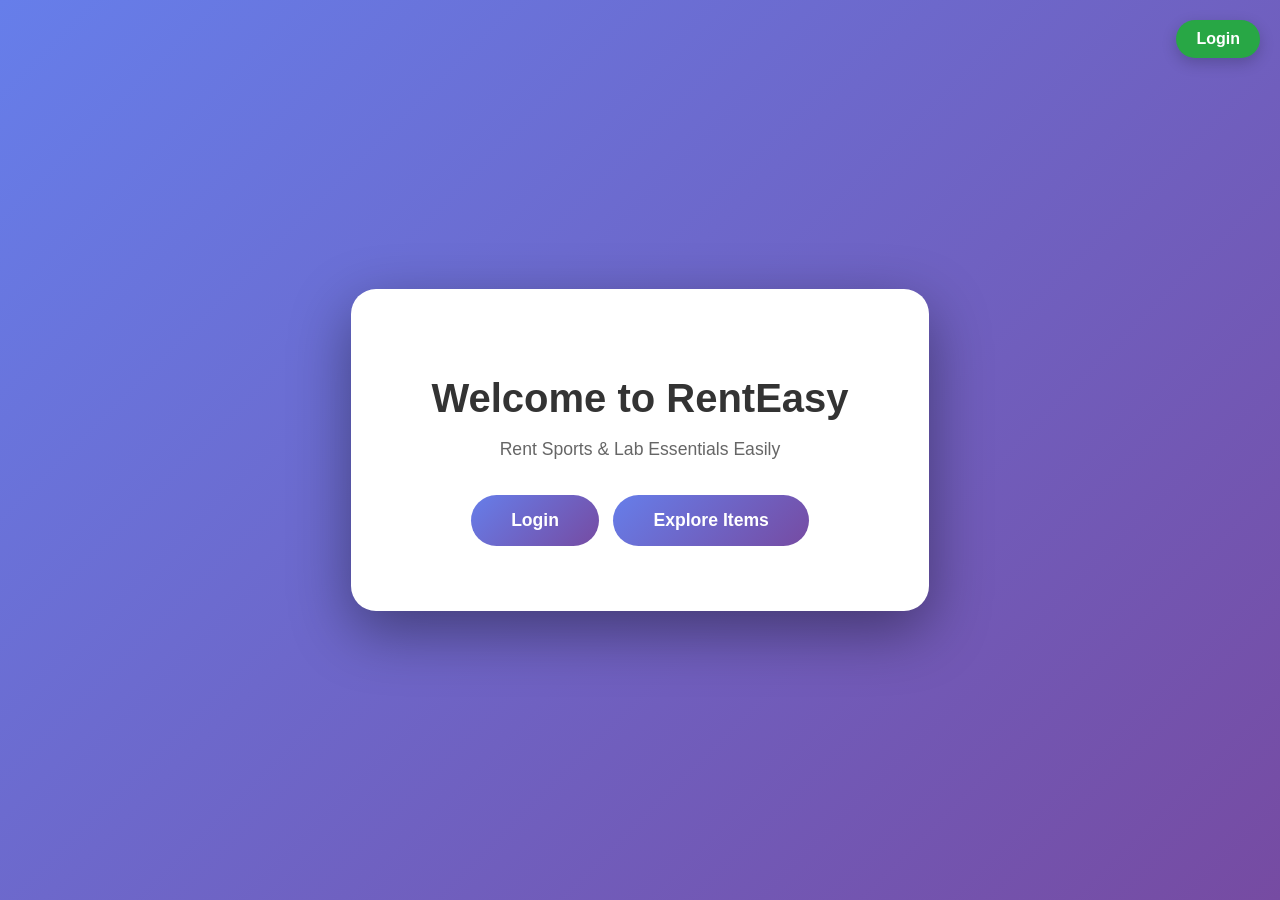
<file: index.html>
<!DOCTYPE html>
<html>
<head>
    <title>RentEasy</title>
    <link rel="stylesheet" href="style.css">
</head>
<body class="home-page">

<a href="login.html" class="login-home-btn">Login</a>

<div class="home-container">
    <h1>Welcome to RentEasy</h1>
    <p>Rent Sports & Lab Essentials Easily</p>


<button onclick="goToLogin()">Login</button>
    <button onclick="checkAndGoToItems()">Explore Items</button>
</div>

<script src="script.js"></script>
</body>
</html>
</file>
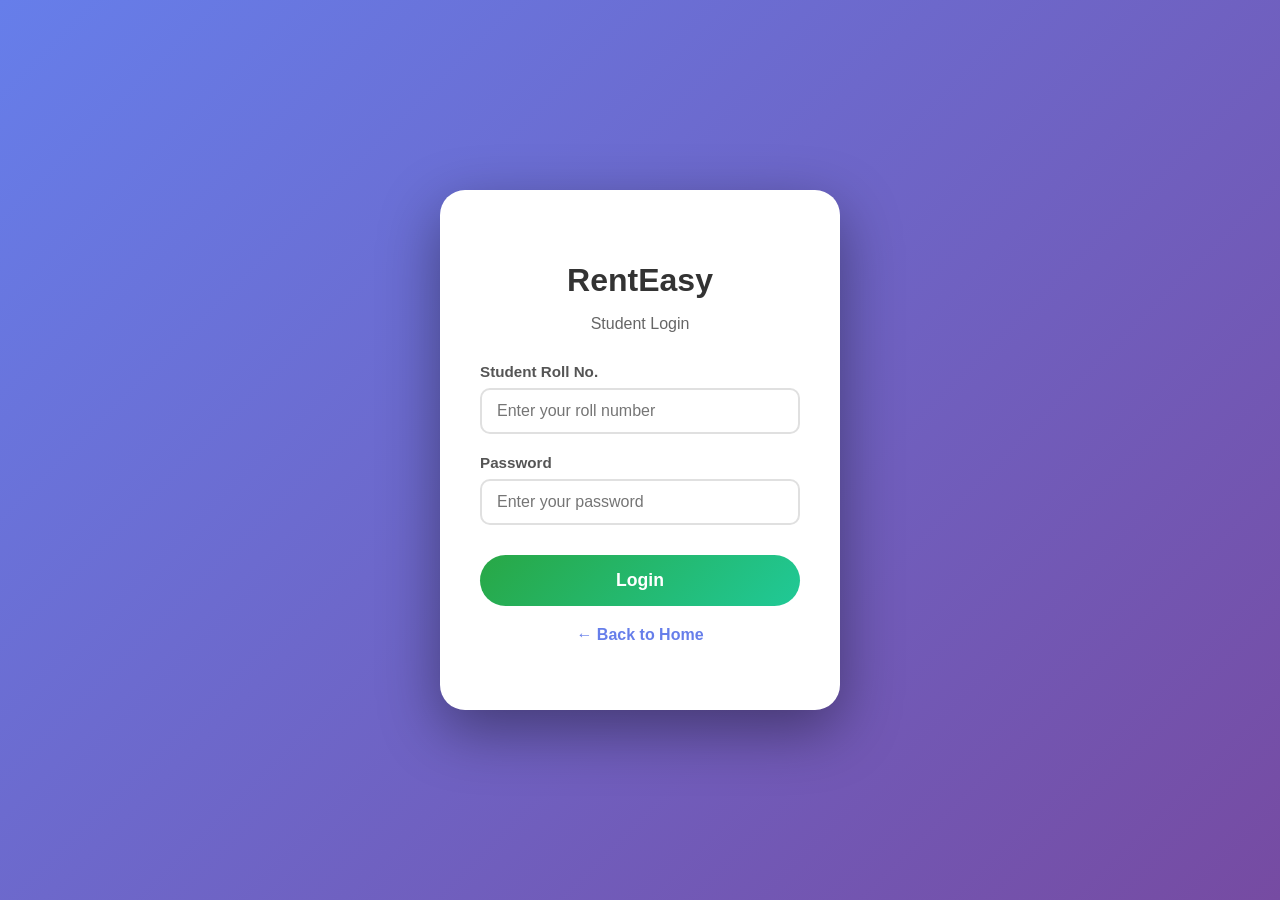
<file: booking.html>
<!DOCTYPE html>
<html>
<head>
    <title>Booking</title>
    <link rel="stylesheet" href="style.css">
</head>
<body class="booking-page">

<a href="items.html" class="back-btn">← Back</a>
<button class="logout-btn" onclick="logout()">Logout</button>

<div class="booking-box">

    <h2>Booking Details</h2>

    <div class="item-info">
        <p id="itemName"></p>
        <p id="itemPrice"></p>
    </div>

    <label for="customerName">Your Name</label>
    <input type="text" id="customerName" placeholder="Enter Your Name">

    <label for="bookingDate">Select Booking Date</label>
    <input type="date" id="bookingDate">

    <label for="days">Number of Days (Max 10 days)</label>
    <input type="number" id="days" placeholder="Enter number of days" min="1" max="10">

    <div id="timingsSection" style="display: none;">
        <label for="startTime">From Time</label>
        <input type="time" id="startTime">

        <label for="endTime">To Time</label>
        <input type="time" id="endTime">
    </div>

    <label for="paymentMethod">Payment Method</label>
    <select id="paymentMethod">
        <option value="">Select Payment Method</option>
        <option>UPI</option>
        <option>Credit Card</option>
        <option>Cash</option>
    </select>

    <button onclick="confirmBooking()">Confirm Booking</button>

    <p id="successMessage" class="success-message"></p>

</div>

<script src="script.js"></script>
<script>
    // Check login and hide/show logout button
    document.addEventListener("DOMContentLoaded", function() {
        const isLoggedIn = localStorage.getItem("isLoggedIn");
        const logoutBtn = document.querySelector(".logout-btn");
        
        if(!isLoggedIn){
            logoutBtn.style.display = "none";
            // Redirect to login if not logged in
            alert("Please login first to book an item!");
            window.location.href = "login.html";
        }
        
        // Also trigger toggleTimings on page load in case days is pre-filled (1-3)
        const daysInput = document.getElementById("days");
        if(daysInput && daysInput.value >= 1 && daysInput.value <= 3){
            document.getElementById("timingsSection").style.display = "block";
        }
    });
</script>
</body>
</html>
</file>
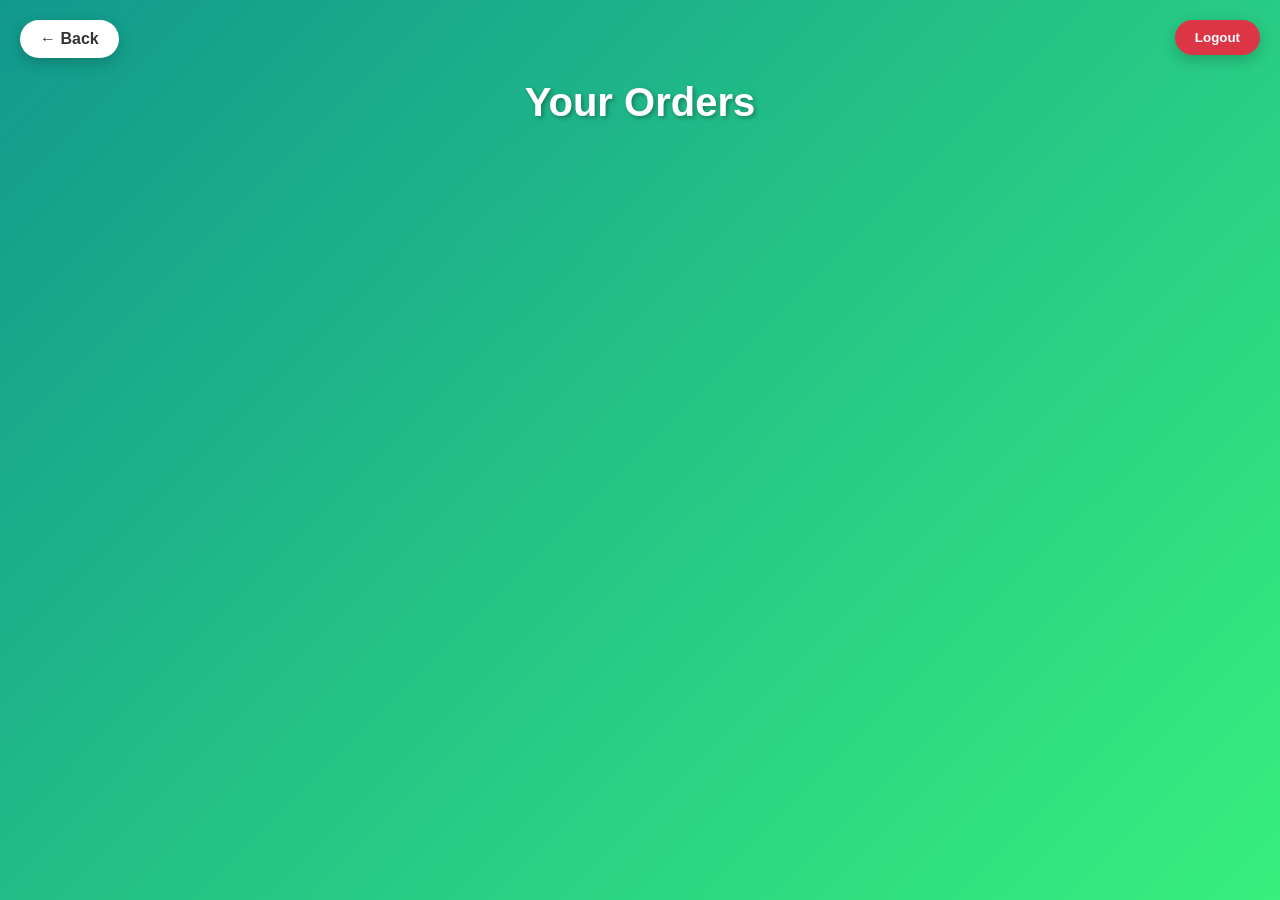
<file: bookings.html>
<!DOCTYPE html>
<html>
<head>
    <title>Your Orders</title>
    <link rel="stylesheet" href="style.css">
</head>
<body class="bookings-page">

<a href="index.html" class="back-btn">← Back</a>
<button class="logout-btn" onclick="logout()">Logout</button>

<h1 class="page-title">Your Orders</h1>

<div id="ordersContainer" class="bookings-list"></div>

<script src="script.js"></script>
</body>
</html>
</file>
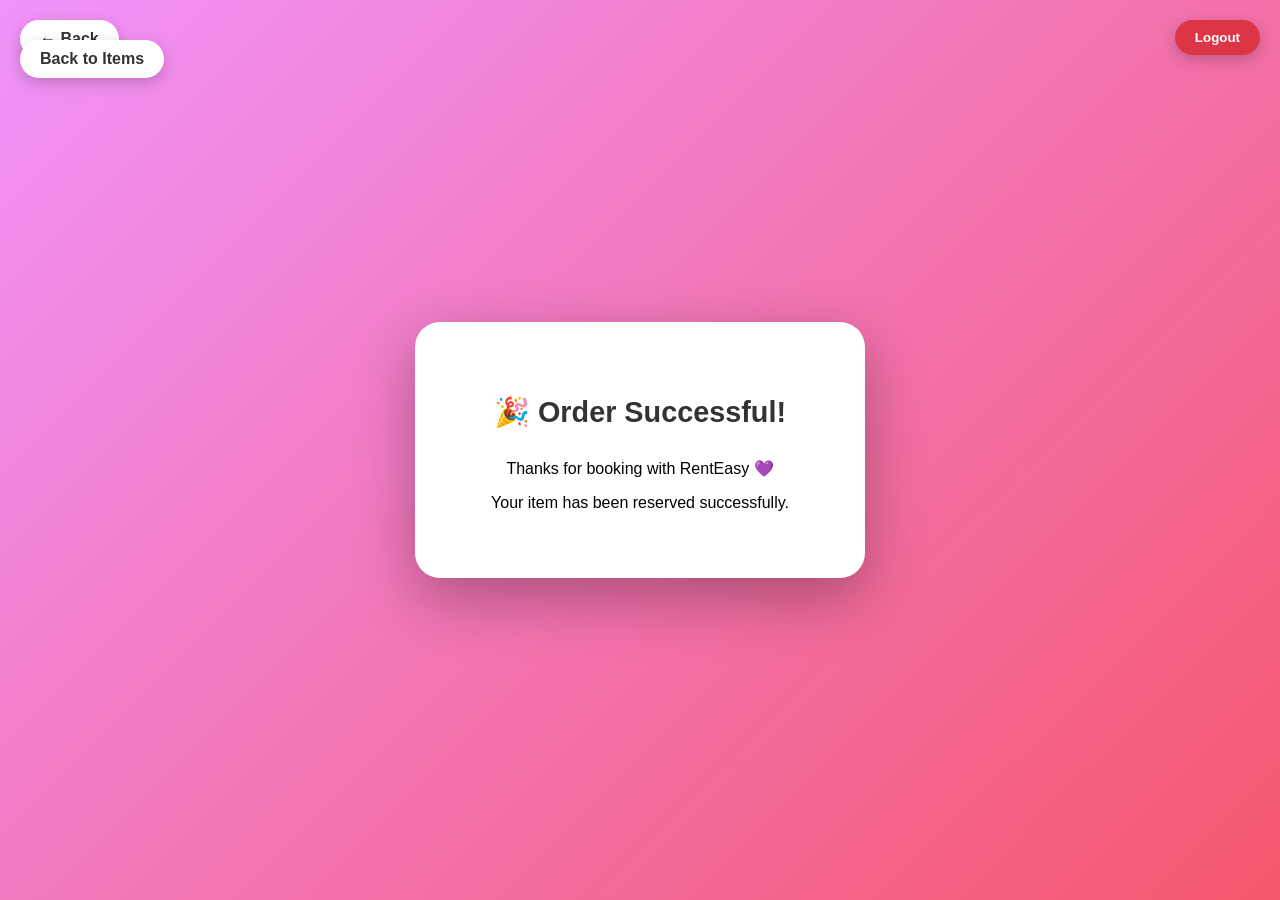
<file: confirmation.html>
<!DOCTYPE html>
<html>
<head>
    <title>Order Successful</title>
    <link rel="stylesheet" href="style.css">
</head>
<body class="booking-page">

<a href="index.html" class="back-btn">← Back</a>
<button class="logout-btn" onclick="logout()">Logout</button>

<div class="booking-box">

    <h2>🎉 Order Successful!</h2>
    <p>Thanks for booking with RentEasy 💜</p>
    <p>Your item has been reserved successfully.</p>

    <a href="items.html" class="back-btn" style="display:inline-block; margin-top:20px; text-decoration:none;">Back to Items</a>
</div>

</body>
</html>
</file>
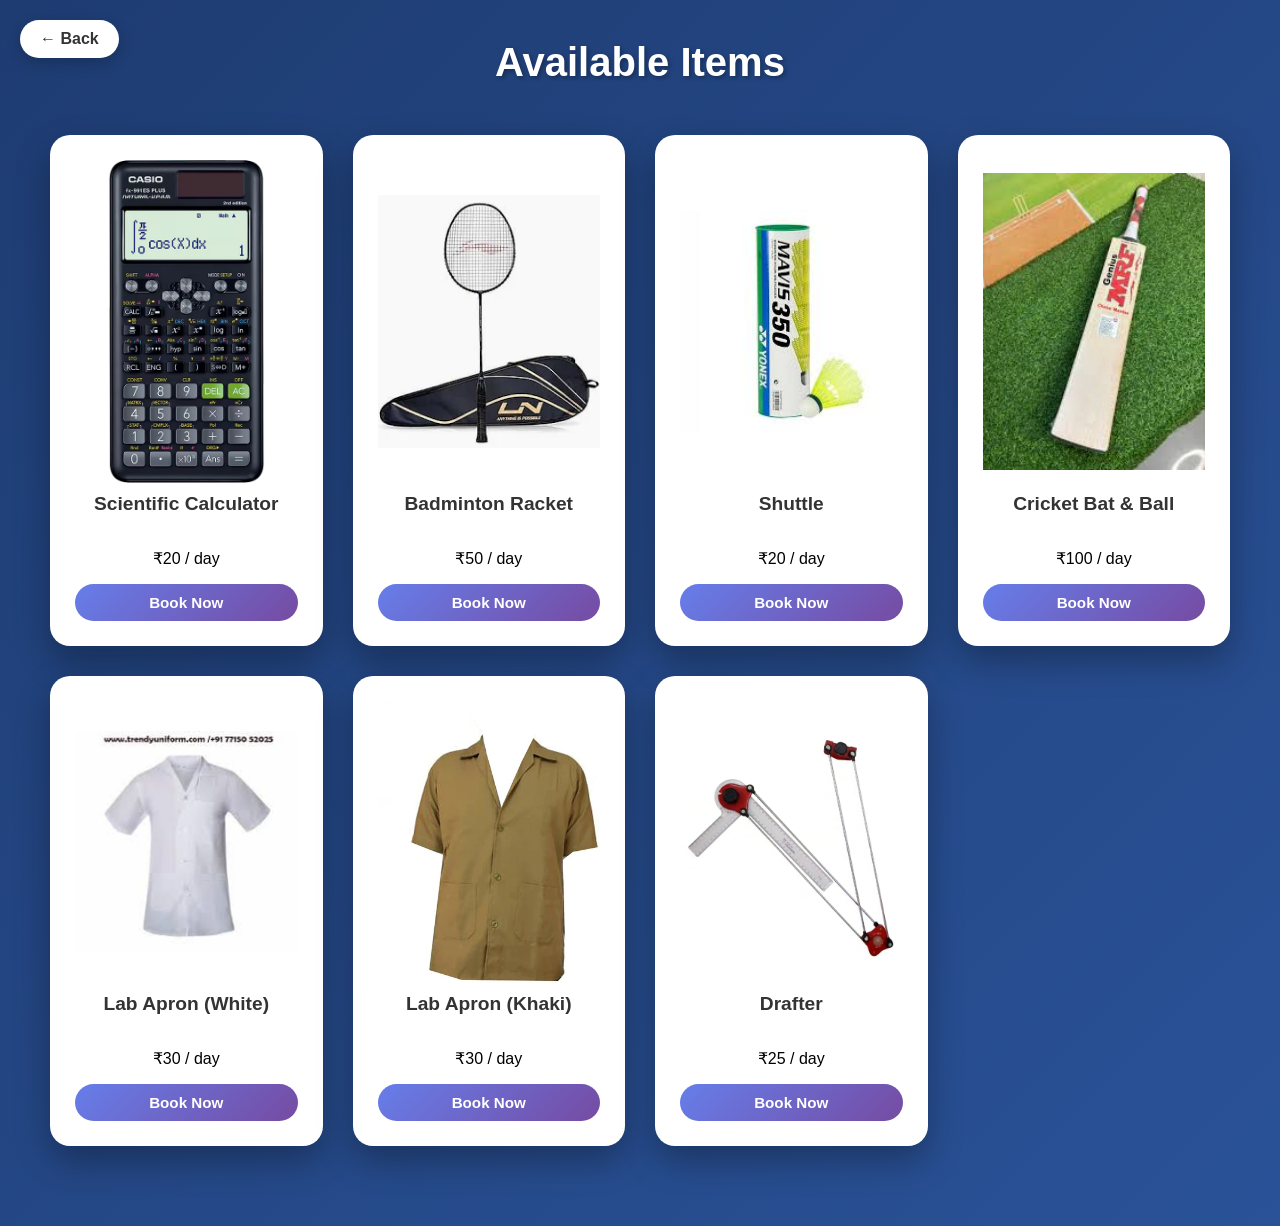
<file: items.html>
<!DOCTYPE html>
<html>
<head>
    <title>Available Items</title>
    <link rel="stylesheet" href="style.css">
</head>
<body class="items-page">

<a href="index.html" class="back-btn">← Back</a>
<button class="logout-btn" onclick="logout()">Logout</button>

<h1 class="page-title">Available Items</h1>

<div class="items-container">

    <div class="item-card">
        <img src="images/calculator.png">
        <h3>Scientific Calculator</h3>
        <p>₹20 / day</p>
        <button onclick="bookItem('Scientific Calculator',40)">Book Now</button>
    </div>

    <div class="item-card">
        <img src="images/racket.png">
        <h3>Badminton Racket</h3>
        <p>₹50 / day</p>
        <button onclick="bookItem('Badminton Racket',50)">Book Now</button>
    </div>

    <div class="item-card">
        <img src="images/shuttle.png">
        <h3>Shuttle</h3>
        <p>₹20 / day</p>
        <button onclick="bookItem('Shuttle',20)">Book Now</button>
    </div>

    <div class="item-card">
        <img src="images/bat.png">
        <h3>Cricket Bat & Ball</h3>
        <p>₹100 / day</p>
        <button onclick="bookItem('Cricket Bat & Ball',60)">Book Now</button>
    </div>

    <div class="item-card">
        <img src="images/white_apron.png">
        <h3>Lab Apron (White)</h3>
        <p>₹30 / day</p>
        <button onclick="bookItem('Lab Apron White',30)">Book Now</button>
    </div>

    <div class="item-card">
        <img src="images/khaki_apron.png">
        <h3>Lab Apron (Khaki)</h3>
        <p>₹30 / day</p>
        <button onclick="bookItem('Lab Apron Khaki',30)">Book Now</button>
    </div>

    <div class="item-card">
        <img src="images/drafter.png">
        <h3>Drafter</h3>
        <p>₹25 / day</p>
        <button onclick="bookItem('Drafter',35)">Book Now</button>
    </div>

<script src="script.js"></script>
<script>
    // Hide logout button if not logged in
    document.addEventListener("DOMContentLoaded", function() {
        const isLoggedIn = localStorage.getItem("isLoggedIn");
        const logoutBtn = document.querySelector(".logout-btn");
        
        if(!isLoggedIn){
            logoutBtn.style.display = "none";
        }
    });
</script>
</body>
</html>
</file>
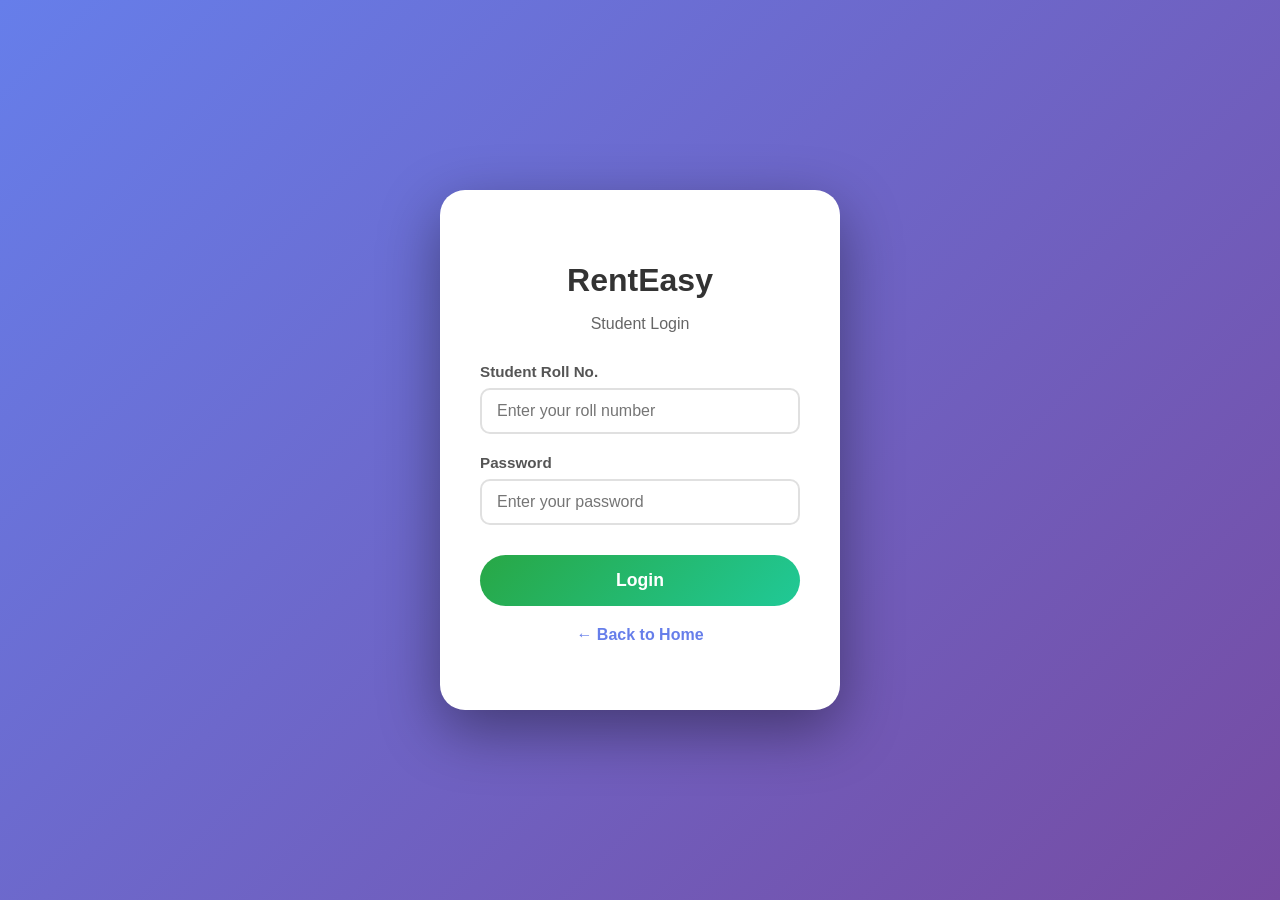
<file: login.html>
<!DOCTYPE html>
<html>
<head>
    <title>Login - RentEasy</title>
    <link rel="stylesheet" href="style.css">
</head>
<body class="login-page">

<div class="login-container">
    <div class="login-box">
        <h1>RentEasy</h1>
        <p class="subtitle">Student Login</p>
        
        <form id="loginForm" onsubmit="return validateLogin(event)">
            <div class="form-group">
                <label for="rollno">Student Roll No.</label>
                <input type="text" id="rollno" placeholder="Enter your roll number" required>
            </div>
            
            <div class="form-group">
                <label for="password">Password</label>
                <input type="password" id="password" placeholder="Enter your password" required>
            </div>
            
            <button type="submit" class="login-btn">Login</button>
        </form>
        
        <p class="back-link"><a href="index.html">← Back to Home</a></p>
    </div>

<script src="script.js"></script>
</body>
</html>
</file>
<file: style.css>
* {
    box-sizing: border-box;
}

body {
    margin: 0;
    font-family: 'Segoe UI', Tahoma, Geneva, Verdana, sans-serif;
    text-align: center;
}

/* LOGIN PAGE */
.login-page {
    height: 100vh;
    display: flex;
    justify-content: center;
    align-items: center;
    background: linear-gradient(135deg, #667eea 0%, #764ba2 100%);
}

.login-container {
    width: 100%;
    padding: 20px;
}

.login-box {
    background: white;
    padding: 50px 40px;
    border-radius: 25px;
    box-shadow: 0 20px 60px rgba(0, 0, 0, 0.4);
    max-width: 400px;
    margin: 0 auto;
    text-align: center;
}

.login-box h1 {
    color: #333;
    margin-bottom: 5px;
    font-size: 2rem;
}

.login-box .subtitle {
    color: #666;
    margin-bottom: 30px;
    font-size: 1rem;
}

.login-box .form-group {
    text-align: left;
    margin-bottom: 20px;
}

.login-box label {
    display: block;
    color: #555;
    font-weight: 600;
    margin-bottom: 8px;
    font-size: 0.95rem;
}

.login-box input {
    width: 100%;
    padding: 12px 15px;
    border-radius: 10px;
    border: 2px solid #e0e0e0;
    font-size: 1rem;
    transition: border-color 0.3s;
}

.login-box input:focus {
    outline: none;
    border-color: #667eea;
}

.login-box button {
    width: 100%;
    padding: 15px;
    background: linear-gradient(135deg, #667eea 0%, #764ba2 100%);
    color: white;
    border: none;
    border-radius: 50px;
    cursor: pointer;
    font-size: 1.1rem;
    font-weight: 600;
    transition: transform 0.2s, box-shadow 0.2s;
    margin-top: 10px;
}

.login-box button:hover {
    transform: translateY(-2px);
    box-shadow: 0 10px 30px rgba(102, 126, 234, 0.5);
}

.login-box .back-link {
    margin-top: 20px;
    color: #666;
}

.login-box .back-link a {
    color: #667eea;
    text-decoration: none;
    font-weight: 600;
}

.login-box .back-link a:hover {
    text-decoration: underline;
}

/* Green Login Button */
.login-btn {
    width: 100%;
    padding: 15px;
    background: linear-gradient(135deg, #28a745 0%, #20c997 100%) !important;
    color: white;
    border: none;
    border-radius: 50px;
    cursor: pointer;
    font-size: 1.1rem;
    font-weight: 600;
    transition: transform 0.2s, box-shadow 0.2s;
    margin-top: 10px;
}

.login-btn:hover {
    transform: translateY(-2px);
    box-shadow: 0 10px 30px rgba(40, 167, 69, 0.5);
}

/* HOME PAGE */
.home-page {
    height: 100vh;
    display: flex;
    justify-content: center;
    align-items: center;
    background: linear-gradient(135deg, #667eea 0%, #764ba2 100%);
}

.home-container {
    background: white;
    padding: 60px 80px;
    border-radius: 25px;
    box-shadow: 0 20px 60px rgba(0, 0, 0, 0.4);
    text-align: center;
}

.home-container h1 {
    color: #333;
    margin-bottom: 10px;
    font-size: 2.5rem;
}

.home-container p {
    color: #666;
    margin-bottom: 30px;
    font-size: 1.1rem;
}

.home-container button {
    padding: 15px 40px;
    background: linear-gradient(135deg, #667eea 0%, #764ba2 100%);
    color: white;
    border: none;
    border-radius: 50px;
    cursor: pointer;
    font-size: 1.1rem;
    font-weight: 600;
    transition: transform 0.3s, box-shadow 0.3s;
    margin: 5px;
}

.home-container button:hover {
    transform: translateY(-3px);
    box-shadow: 0 10px 30px rgba(102, 126, 234, 0.5);
}

/* ITEMS PAGE */
.items-page {
    background: linear-gradient(135deg, #1e3c72 0%, #2a5298 100%);
    min-height: 100vh;
    padding-bottom: 50px;
}

.page-title {
    padding-top: 40px;
    padding-bottom: 20px;
    color: white;
    font-size: 2.5rem;
    text-shadow: 2px 2px 4px rgba(0, 0, 0, 0.3);
    margin: 0;
}

.items-container {
    display: grid;
    grid-template-columns: repeat(auto-fit, minmax(250px, 1fr));
    gap: 30px;
    padding: 30px 50px;
    max-width: 1400px;
    margin: 0 auto;
}

.item-card {
    background: white;
    padding: 25px;
    border-radius: 20px;
    box-shadow: 0 15px 35px rgba(0, 0, 0, 0.3);
    transition: transform 0.3s, box-shadow 0.3s;
    display: flex;
    flex-direction: column;
    align-items: center;
}

.item-card:hover {
    transform: translateY(-10px);
    box-shadow: 0 20px 50px rgba(0, 0, 0, 0.4);
}

.item-card .image-container {
    width: 100%;
    height: 150px;
    display: flex;
    align-items: center;
    justify-content: center;
    background: linear-gradient(135deg, #f5f7fa 0%, #e8ecf1 100%);
    border-radius: 12px;
    padding: 10px;
    margin-bottom: 15px;
    overflow: hidden;
}

.item-card img {
    width: 100%;
    height: 100%;
    object-fit: contain;
    border-radius: 8px;
}

.item-card h3 {
    color: #333;
    margin: 10px 0;
    font-size: 1.2rem;
    min-height: 30px;
}

.item-card .price {
    color: #667eea;
    font-size: 1.3rem;
    font-weight: bold;
    margin: 5px 0 15px 0;
}

.item-card button {
    padding: 10px 25px;
    background: linear-gradient(135deg, #667eea 0%, #764ba2 100%);
    color: white;
    border: none;
    border-radius: 50px;
    cursor: pointer;
    font-size: 0.95rem;
    font-weight: 600;
    transition: transform 0.2s, box-shadow 0.2s;
    width: 100%;
}

.item-card button:hover {
    transform: scale(1.05);
    box-shadow: 0 5px 20px rgba(102, 126, 234, 0.5);
}

/* BOOKING PAGE */
.booking-page {
    min-height: 100vh;
    display: flex;
    justify-content: center;
    align-items: center;
    background: linear-gradient(135deg, #f093fb 0%, #f5576c 100%);
    padding: 20px;
}

.booking-box {
    background: white;
    padding: 50px;
    border-radius: 25px;
    width: 100%;
    max-width: 450px;
    box-shadow: 0 20px 60px rgba(0, 0, 0, 0.3);
}

.booking-box h2 {
    color: #333;
    margin-bottom: 30px;
    font-size: 1.8rem;
}

.booking-box .item-info {
    background: linear-gradient(135deg, #667eea 0%, #764ba2 100%);
    color: white;
    padding: 15px;
    border-radius: 10px;
    margin-bottom: 25px;
    font-size: 1.1rem;
}

.booking-box label {
    display: block;
    text-align: left;
    color: #555;
    font-weight: 600;
    margin-bottom: 5px;
}

.booking-box input,
.booking-box select {
    width: 100%;
    padding: 12px 15px;
    margin-bottom: 20px;
    border-radius: 10px;
    border: 2px solid #e0e0e0;
    font-size: 1rem;
    transition: border-color 0.3s;
}

.booking-box input:focus,
.booking-box select:focus {
    outline: none;
    border-color: #667eea;
}

/* Timings Section */
#timingsSection {
    background: #f8f9fa;
    padding: 20px;
    border-radius: 10px;
    margin-bottom: 20px;
    border: 2px solid #e0e0e0;
}

#timingsSection label {
    color: #667eea;
    font-weight: 600;
}

#timingsSection input {
    margin-bottom: 10px;
}

.booking-box button {
    width: 100%;
    padding: 15px;
    background: linear-gradient(135deg, #667eea 0%, #764ba2 100%);
    color: white;
    border: none;
    border-radius: 50px;
    cursor: pointer;
    font-size: 1.1rem;
    font-weight: 600;
    transition: transform 0.2s, box-shadow 0.2s;
    margin-top: 10px;
}

.booking-box button:hover {
    transform: translateY(-2px);
    box-shadow: 0 10px 30px rgba(102, 126, 234, 0.5);
}

.success-message {
    margin-top: 20px;
    color: #28a745;
    font-weight: bold;
    font-size: 1.2rem;
    padding: 15px;
    background: #d4edda;
    border-radius: 10px;
}

/* BOOKINGS PAGE */
.bookings-page {
    min-height: 100vh;
    background: linear-gradient(135deg, #11998e 0%, #38ef7d 100%);
    padding: 40px 20px;
}

.bookings-page h1 {
    color: white;
    font-size: 2.5rem;
    margin-bottom: 40px;
    text-shadow: 2px 2px 4px rgba(0, 0, 0, 0.3);
}

.bookings-list {
    max-width: 800px;
    margin: 0 auto;
}

.booking-card {
    background: white;
    padding: 25px;
    border-radius: 15px;
    box-shadow: 0 10px 30px rgba(0, 0, 0, 0.2);
    margin-bottom: 20px;
    text-align: left;
}

.booking-card h3 {
    color: #333;
    margin: 0 0 10px 0;
}

.booking-card p {
    color: #666;
    margin: 5px 0;
}

.booking-card .total {
    color: #667eea;
    font-weight: bold;
    font-size: 1.2rem;
    margin-top: 10px;
}

/* Back Button */
.back-btn {
    position: fixed;
    top: 20px;
    left: 20px;
    padding: 10px 20px;
    background: white;
    color: #333;
    border: none;
    border-radius: 50px;
    cursor: pointer;
    font-weight: 600;
    box-shadow: 0 5px 15px rgba(0, 0, 0, 0.2);
    transition: transform 0.2s;
    z-index: 1000;
    text-decoration: none;
}

.back-btn:hover {
    transform: scale(1.05);
}

/* Logout Button */
.logout-btn {
    position: fixed;
    top: 20px;
    right: 20px;
    padding: 10px 20px;
    background: #dc3545;
    color: white;
    border: none;
    border-radius: 50px;
    cursor: pointer;
    font-weight: 600;
    box-shadow: 0 5px 15px rgba(0, 0, 0, 0.2);
    transition: transform 0.2s, background 0.2s;
    z-index: 1000;
}

.logout-btn:hover {
    transform: scale(1.05);
    background: #c82333;
}

/* Login Button on Home */
.login-home-btn {
    padding: 10px 20px;
    background: #28a745 !important;
    color: white;
    border: none;
    border-radius: 50px;
    cursor: pointer;
    font-weight: 600;
    box-shadow: 0 5px 15px rgba(0, 0, 0, 0.2);
    transition: transform 0.2s;
    z-index: 1000;
    text-decoration: none;
    position: fixed;
    top: 20px;
    right: 20px;
}

.login-home-btn:hover {
    transform: scale(1.05);
    background: #218838 !important;
}

/* Responsive Design */
@media (max-width: 768px) {
    .items-container {
        grid-template-columns: repeat(auto-fit, minmax(200px, 1fr));
        padding: 20px;
        gap: 20px;
    }

    .page-title {
        font-size: 2rem;
    }

    .home-container {
        padding: 40px;
        margin: 20px;
    }

    .booking-box {
        padding: 30px;
    }
}
</file>
